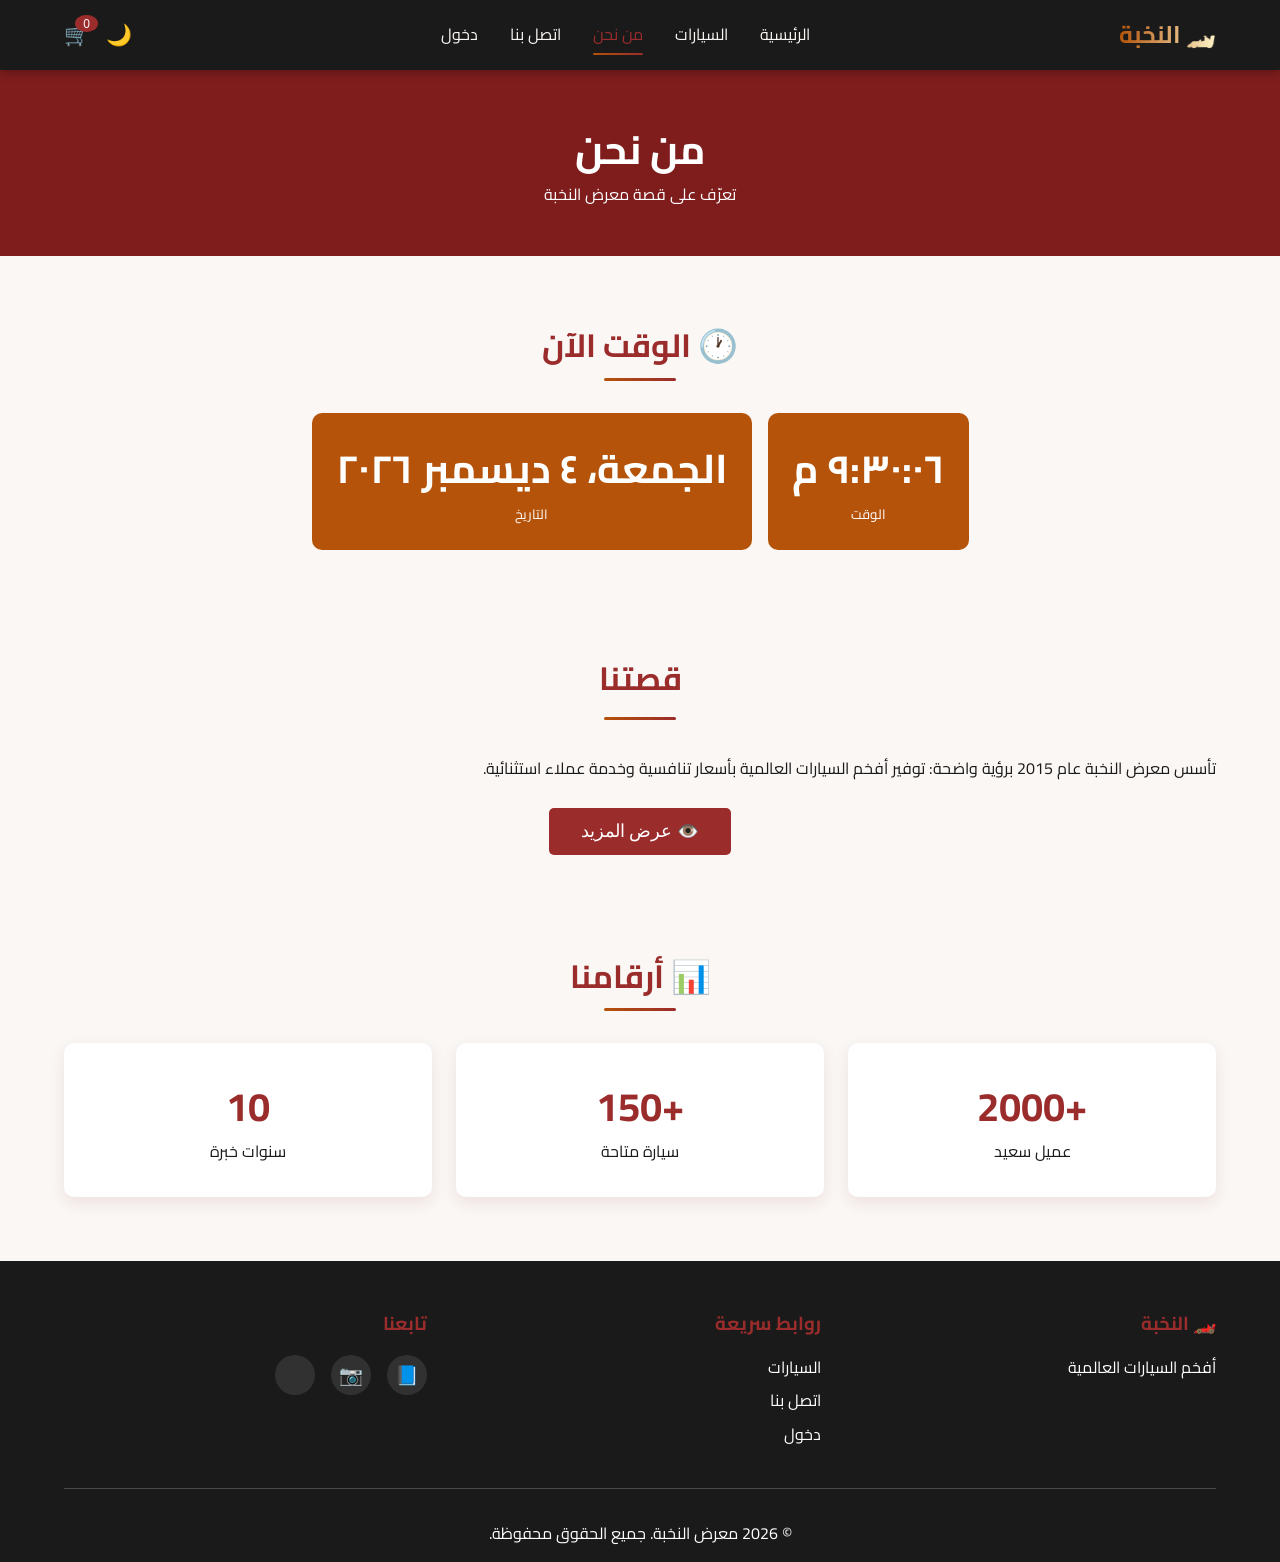
<file: about.html>
<!doctype html>
<html lang="ar" dir="rtl">
  <head>
    <!-- ترميز الأحرف العربية -->
    <meta charset="UTF-8" />
    <!-- التجاوب مع الشاشات -->
    <meta name="viewport" content="width=device-width, initial-scale=1.0" />
    <!-- عنوان الصفحة -->
    <title>معرض النخبة - من نحن</title>
    <!-- ملف التنسيق -->
    <link rel="stylesheet" href="css/style.css" />
    <!-- اتصال مسبق لتسريع تحميل الخطوط والصور -->
    <link rel="preconnect" href="https://fonts.googleapis.com" />
    <link rel="preconnect" href="https://fonts.gstatic.com" crossorigin />
    <link rel="preconnect" href="https://thumb.wikimedia.org" />
    <link rel="preconnect" href="https://images.pexels.com" />
    <!-- خط Cairo من Google Fonts -->
    <link href="https://fonts.googleapis.com/css2?family=Cairo:wght@400;600;700;900&display=swap" rel="stylesheet" />
    <!-- تطبيق الوضع الليلي فوراً لمنع وميض الصفحة -->
    <script>
      // قراءة تفضيل الوضع الليلي: إن كان مفعّلاً نجهّز الصفحة للثيم الداكن
      if (localStorage.getItem("darkMode") === "true") {
        // إضافة صنف التجهيز الداكن على الجذر لمنع الوميض الأبيض
        document.documentElement.classList.add("dark-mode-pending");
      }
      // إضافة صنف js: إخبار CSS أن الجافاسكربت يعمل لتفعيل حركات الظهور عند التمرير
      document.documentElement.classList.add("js");
    </script>
    <!-- تنسيق مؤقت للوضع الليلي قبل تحميل ملف CSS (يمنع الوميض الأبيض) -->
    <style>
      /* تطبيق الخلفية والنص الداكنين مباشرة على body */
      /* تنسيق مؤقت: خلفية داكنة للجسم قبل اكتمال تحميل ملف CSS */
      .dark-mode-pending body {
        background-color: #1c1917;
        color: #f5f5f4;
      }
    </style>
    <!-- مطابقة ألوان المتصفح مع الثيم -->
    <meta name="color-scheme" content="light dark" />
  </head>
  <body>
    <!-- ========== شريط التنقل ========== -->
    <nav class="navbar">
      <!-- حاوية شريط التنقل (لتوسيط المحتوى) -->
      <div class="container">
        <!-- الشعار -->
        <div class="logo">
          <h2>🏎️ النخبة</h2>
        </div>
        <!-- الروابط -->
        <ul class="nav-links" id="navLinks">
          <li><a href="index.html">الرئيسية</a></li>
          <li><a href="cars.html">السيارات</a></li>
          <li><a href="about.html" class="active">من نحن</a></li>
          <li><a href="contact.html">اتصل بنا</a></li>
          <li><a href="login.php">دخول</a></li>
        </ul>
        <!-- الأزرار -->
        <div class="nav-actions">
          <!-- زر تبديل الوضع الليلي/النهاري -->
          <button id="darkModeBtn" class="btn-icon">🌙</button>
          <!-- زر السلة: الشارة تُظهر عدد السيارات المحجوزة -->
          <button id="cartBtn" class="btn-icon">
            🛒 <span id="cartCount">0</span>
          </button>
        </div>
      </div>
    </nav>

    <!-- ========== ترويسة الصفحة ========== -->
    <section class="page-header">
      <!-- حاوية ترويسة الصفحة -->
      <div class="container">
        <!-- عنوان الصفحة -->
        <h1>من نحن</h1>
        <!-- وصف مختصر أسفل العنوان -->
        <p>تعرّف على قصة معرض النخبة</p>
      </div>
    </section>

    <!-- ========== قسم الساعة ========== -->
    <section class="clock-section">
      <!-- حاوية قسم الساعة -->
      <div class="container">
        <!-- عنوان القسم -->
        <h2 class="section-title">🕐 الوقت الآن</h2>
        <div class="countdown">
          <div class="time-box">
            <!-- مربع الوقت الحالي: يُحدّث كل ثانية بـ JavaScript -->
            <span id="liveTime">00:00:00</span>
            <small>الوقت</small>
          </div>
          <div class="time-box">
            <!-- مربع التاريخ: يُحدّث بـ JavaScript -->
            <span id="liveDate">--</span>
            <small>التاريخ</small>
          </div>
        </div>
      </div>
    </section>

    <!-- ========== قسم القصة ========== -->
    <section class="about-section">
      <!-- حاوية قسم القصة -->
      <div class="container">
        <h2 class="section-title">قصتنا</h2>
        <!-- الفقرة الظاهرة دائماً في قسم القصة -->
        <p>
          تأسس معرض النخبة عام 2015 برؤية واضحة: توفير أفخم السيارات العالمية
          بأسعار تنافسية وخدمة عملاء استثنائية.
        </p>
        <!-- المحتوى الإضافي: مخفي افتراضياً ويظهر عند الضغط على الزر -->
        <div id="moreContent" class="more-content">
          <p>
            نعمل مع أكبر الشركات المصنعة عالمياً مثل لكزس، مرسيدس، BMW، وأودي
            لنقدم لكم أحدث الموديلات بضمان شامل.
          </p>
          <p>
            فريقنا من الخبراء مستعد لمساعدتك في اختيار السيارة المثالية التي
            تناسب احتياجاتك وميزانيتك.
          </p>
        </div>
        <!-- زر إظهار/إخفاء المحتوى الإضافي (يتحكم به JavaScript) -->
        <button id="showMoreBtn" class="btn-primary">👁️ عرض المزيد</button>
      </div>
    </section>

    <!-- ========== قسم الإحصائيات ========== -->
    <section class="stats-section">
      <!-- حاوية قسم الإحصائيات -->
      <div class="container">
        <h2 class="section-title">📊 أرقامنا</h2>
        <!-- شبكة بطاقات الإحصائيات: ثلاثة أعمدة -->
        <div class="stats-grid">
          <!-- بطاقة 1: عدد العملاء -->
          <div class="stat-card">
            <h3>+2000</h3>
            <p>عميل سعيد</p>
          </div>
          <!-- بطاقة 2: عدد السيارات المتاحة -->
          <div class="stat-card">
            <h3>+150</h3>
            <p>سيارة متاحة</p>
          </div>
          <!-- بطاقة 3: سنوات الخبرة -->
          <div class="stat-card">
            <h3>10</h3>
            <p>سنوات خبرة</p>
          </div>
        </div>
      </div>
    </section>

    <!-- ========== التذييل ========== -->
    <footer class="footer">
      <!-- حاوية التذييل -->
      <div class="container">
        <!-- حاوية أعمدة التذييل الثلاثة -->
        <div class="footer-content">
          <!-- العمود الأول: تعريف مختصر بالمعرض -->
          <div class="footer-col">
            <h3>🏎️ النخبة</h3>
            <p>أفخم السيارات العالمية</p>
          </div>
          <!-- العمود الثاني: روابط سريعة للصفحات -->
          <div class="footer-col">
            <h3>روابط سريعة</h3>
            <ul>
              <li><a href="cars.html">السيارات</a></li>
              <li><a href="contact.html">اتصل بنا</a></li>
              <li><a href="login.php">دخول</a></li>
            </ul>
          </div>
          <!-- العمود الثالث: أيقونات التواصل الاجتماعي -->
          <div class="footer-col">
            <h3>تابعنا</h3>
            <!-- صف أيقونات التواصل الاجتماعي -->
            <div class="social">
              <a href="#" class="social-icon">📘</a>
              <a href="#" class="social-icon">📷</a>
              <a href="#" class="social-icon"></a>
            </div>
          </div>
        </div>
        <!-- سطر حقوق النشر -->
        <div class="copyright">
          <p>© 2026 معرض النخبة. جميع الحقوق محفوظة.</p>
        </div>
      </div>
    </footer>

    <!-- زر العودة للأعلى -->
    <button id="backToTop" class="back-to-top">↑</button>

    <!-- حاوية الإشعارات -->
    <div id="toastContainer" class="toast-container"></div>

    <!-- ربط JavaScript -->
    <script src="js/script.js" defer></script>
  </body>
</html>
</file>
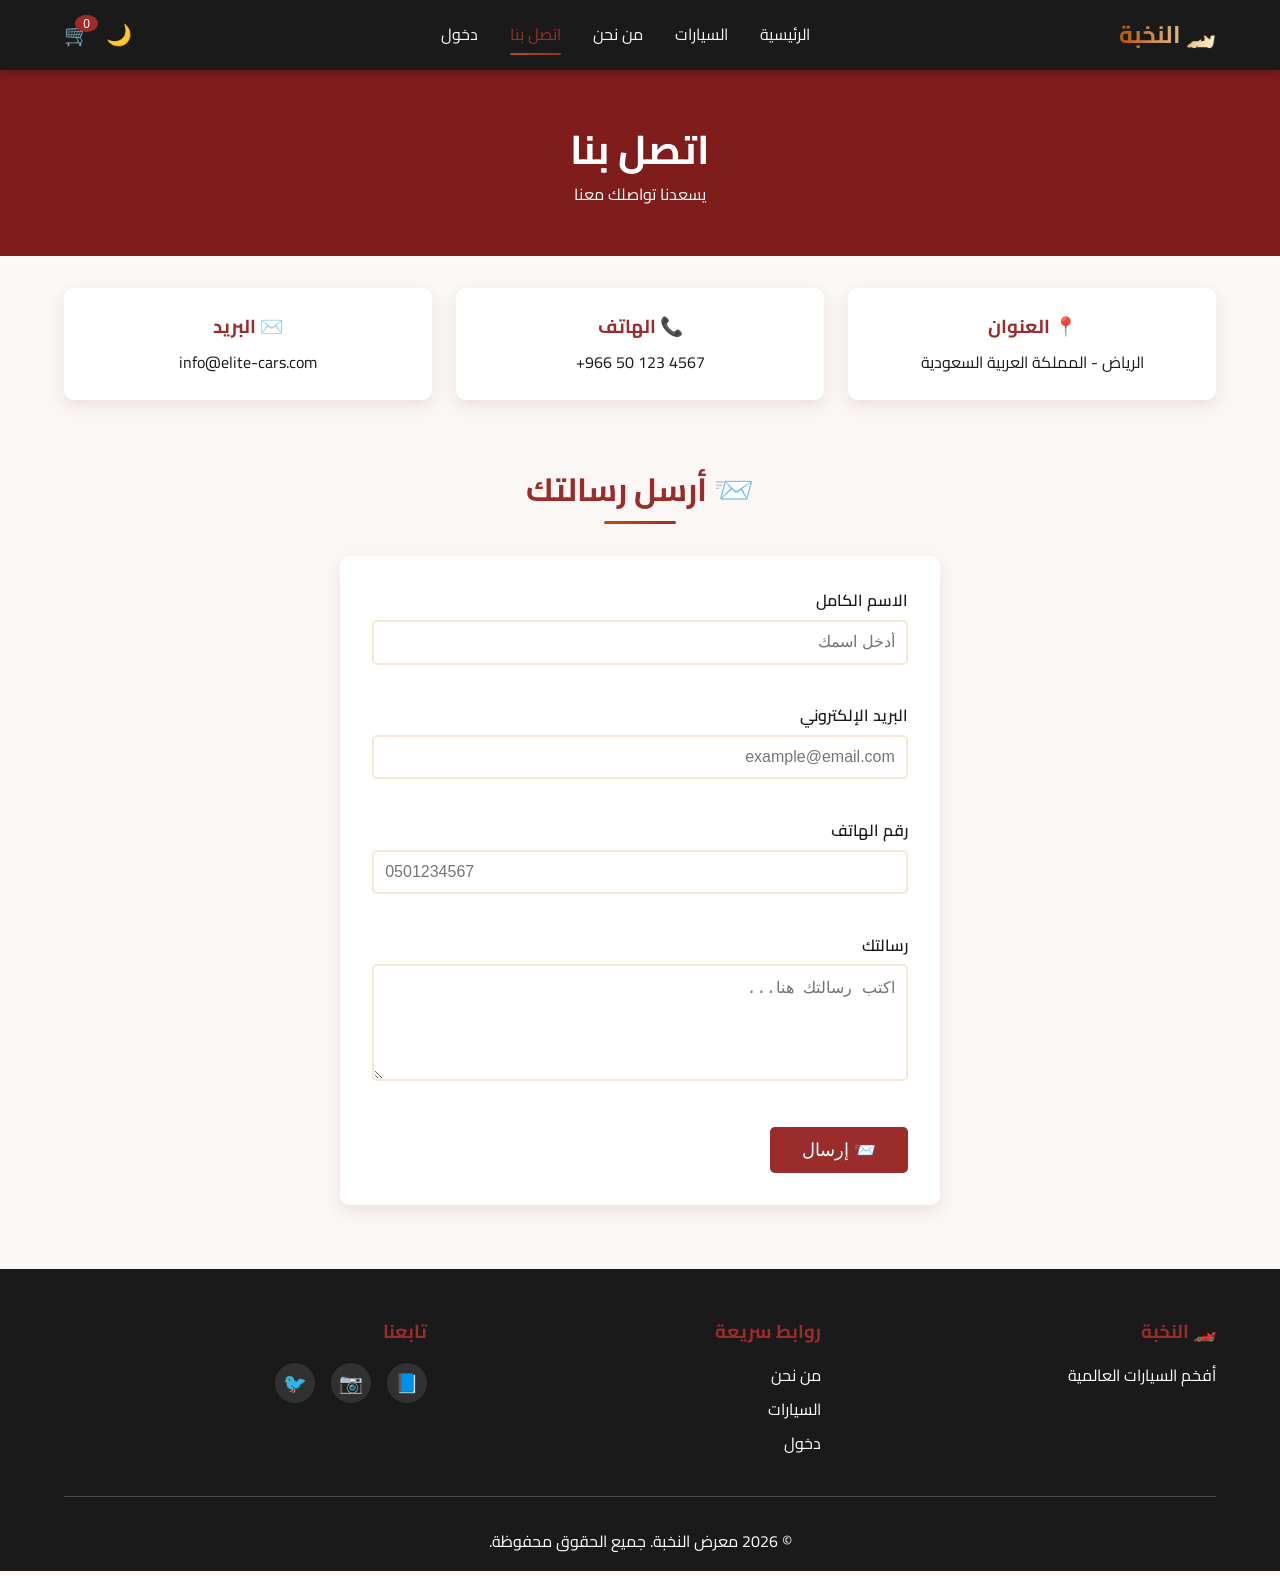
<file: contact.html>
<!doctype html>
<html lang="ar" dir="rtl">
  <head>
    <!-- ترميز الأحرف -->
    <meta charset="UTF-8" />
    <!-- التجاوب -->
    <meta name="viewport" content="width=device-width, initial-scale=1.0" />
    <!-- العنوان -->
    <title>معرض النخبة - اتصل بنا</title>
    <!-- التنسيق -->
    <link rel="stylesheet" href="css/style.css" />
    <!-- اتصال مسبق لتسريع تحميل الخطوط والصور -->
    <link rel="preconnect" href="https://fonts.googleapis.com" />
    <link rel="preconnect" href="https://fonts.gstatic.com" crossorigin />
    <link rel="preconnect" href="https://thumb.wikimedia.org" />
    <link rel="preconnect" href="https://images.pexels.com" />
    <!-- خط Cairo من Google Fonts -->
    <link href="https://fonts.googleapis.com/css2?family=Cairo:wght@400;600;700;900&display=swap" rel="stylesheet" />
    <!-- تطبيق الوضع الليلي فوراً لمنع وميض الصفحة -->
    <script>
      // قراءة تفضيل الوضع الليلي: إن كان مفعّلاً نجهّز الصفحة للثيم الداكن
      if (localStorage.getItem("darkMode") === "true") {
        // إضافة صنف التجهيز الداكن على الجذر لمنع الوميض الأبيض
        document.documentElement.classList.add("dark-mode-pending");
      }
      // إضافة صنف js: إخبار CSS أن الجافاسكربت يعمل لتفعيل حركات الظهور عند التمرير
      document.documentElement.classList.add("js");
    </script>
    <!-- تنسيق مؤقت للوضع الليلي قبل تحميل ملف CSS (يمنع الوميض الأبيض) -->
    <style>
      /* تطبيق الخلفية والنص الداكنين مباشرة على body */
      /* تنسيق مؤقت: خلفية داكنة للجسم قبل اكتمال تحميل ملف CSS */
      .dark-mode-pending body {
        background-color: #1c1917;
        color: #f5f5f4;
      }
    </style>
    <!-- مطابقة ألوان المتصفح مع الثيم -->
    <meta name="color-scheme" content="light dark" />
  </head>
  <body>
    <!-- ========== شريط التنقل ========== -->
    <nav class="navbar">
      <!-- حاوية شريط التنقل (لتوسيط المحتوى) -->
      <div class="container">
        <div class="logo">
          <h2>🏎️ النخبة</h2>
        </div>
        <ul class="nav-links" id="navLinks">
          <li><a href="index.html">الرئيسية</a></li>
          <li><a href="cars.html">السيارات</a></li>
          <li><a href="about.html">من نحن</a></li>
          <li><a href="contact.html" class="active">اتصل بنا</a></li>
          <li><a href="login.php">دخول</a></li>
        </ul>
        <div class="nav-actions">
          <!-- زر تبديل الوضع الليلي/النهاري -->
          <button id="darkModeBtn" class="btn-icon">🌙</button>
          <!-- زر السلة: الشارة تُظهر عدد السيارات المحجوزة -->
          <button id="cartBtn" class="btn-icon">
            🛒 <span id="cartCount">0</span>
          </button>
        </div>
      </div>
    </nav>

    <!-- ========== ترويسة الصفحة ========== -->
    <section class="page-header">
      <!-- حاوية ترويسة الصفحة -->
      <div class="container">
        <!-- عنوان الصفحة -->
        <h1>اتصل بنا</h1>
        <!-- وصف مختصر أسفل العنوان -->
        <p>يسعدنا تواصلك معنا</p>
      </div>
    </section>

    <!-- ========== معلومات التواصل ========== -->
    <section class="contact-info-section">
      <!-- حاوية قسم معلومات التواصل -->
      <div class="container">
        <!-- شبكة بطاقات معلومات التواصل: ثلاثة أعمدة -->
        <div class="contact-info-grid">
          <!-- بطاقة 1: العنوان -->
          <div class="contact-card">
            <h3>📍 العنوان</h3>
            <p>الرياض - المملكة العربية السعودية</p>
          </div>
          <!-- بطاقة 2: رقم الهاتف (dir=ltr للعرض الصحيح للأرقام) -->
          <div class="contact-card">
            <h3>📞 الهاتف</h3>
            <p dir="ltr">+966 50 123 4567</p>
          </div>
          <!-- بطاقة 3: البريد الإلكتروني -->
          <div class="contact-card">
            <h3>✉️ البريد</h3>
            <p>info@elite-cars.com</p>
          </div>
        </div>
      </div>
    </section>

    <!-- ========== نموذج التواصل ========== -->
    <section class="contact-section">
      <!-- حاوية نموذج التواصل -->
      <div class="container">
        <!-- عنوان قسم النموذج -->
        <h2 class="section-title">📨 أرسل رسالتك</h2>

        <!-- النموذج: novalidate للتحقق المخصص -->
        <form id="contactForm" class="contact-form" novalidate>
          <!-- حقل الاسم -->
          <div class="form-group">
            <label for="name">الاسم الكامل</label>
            <input type="text" id="name" placeholder="أدخل اسمك" />
            <small class="error-msg" id="nameError"></small>
          </div>

          <!-- حقل البريد -->
          <div class="form-group">
            <label for="email">البريد الإلكتروني</label>
            <input type="email" id="email" placeholder="example@email.com" />
            <small class="error-msg" id="emailError"></small>
          </div>

          <!-- حقل الهاتف -->
          <div class="form-group">
            <label for="phone">رقم الهاتف</label>
            <input type="tel" id="phone" placeholder="0501234567" />
            <small class="error-msg" id="phoneError"></small>
          </div>

          <!-- حقل الرسالة -->
          <div class="form-group">
            <label for="message">رسالتك</label>
            <textarea
              id="message"
              rows="5"
              placeholder="اكتب رسالتك هنا..."
            ></textarea>
            <small class="error-msg" id="messageError"></small>
          </div>

          <!-- زر الإرسال -->
          <button type="submit" class="btn-primary">📨 إرسال</button>
        </form>
      </div>
    </section>

    <!-- ========== التذييل ========== -->
    <footer class="footer">
        <!-- حاوية التذييل: تجمع الأعمدة وحقوق النشر -->
      <div class="container">
        <!-- حاوية أعمدة التذييل الثلاثة -->
        <div class="footer-content">
          <!-- العمود الأول: تعريف مختصر بالمعرض -->
          <div class="footer-col">
            <h3>🏎️ النخبة</h3>
            <p>أفخم السيارات العالمية</p>
          </div>
          <!-- العمود الثاني: روابط سريعة للصفحات -->
          <div class="footer-col">
            <h3>روابط سريعة</h3>
            <ul>
              <li><a href="about.html">من نحن</a></li>
              <li><a href="cars.html">السيارات</a></li>
              <li><a href="login.php">دخول</a></li>
            </ul>
          </div>
          <!-- العمود الثالث: وسائل التواصل الاجتماعي -->
          <div class="footer-col">
            <h3>تابعنا</h3>
            <!-- صف أيقونات التواصل الاجتماعي -->
            <div class="social">
              <!-- أيقونات التواصل الاجتماعي (روابط تجريبية #) -->
              <a href="#" class="social-icon">📘</a>
              <a href="#" class="social-icon">📷</a>
              <a href="#" class="social-icon">🐦</a>
            </div>
          </div>
        </div>
        <!-- سطر حقوق النشر -->
        <div class="copyright">
          <p>© 2026 معرض النخبة. جميع الحقوق محفوظة.</p>
        </div>
      </div>
    </footer>

    <!-- زر العودة لأعلى الصفحة: يظهر عند النزول في الصفحة -->
    <button id="backToTop" class="back-to-top">↑</button>

    <!-- حاوية الإشعارات: يعرض فيها JavaScript رسائل الإرسال والتنبيهات -->
    <div id="toastContainer" class="toast-container"></div>

    <!-- ربط JavaScript -->
    <script src="js/script.js" defer></script>
  </body>
</html>
</file>
<file: css/style.css>
/* =====================================================
   ملف التنسيق - معرض النخبة للسيارات
   الثيم: أحمر رياضي + أسود
   ===================================================== */

/* ========== المتغيرات (الألوان) ========== */
:root {
  /* ثيم Elegant Luxury (من Tailwind/TweakCN) */
  --primary: #9b2c2c; /* النبيذي الفاخر */
  --primary-hover: #7f1d1d; /* عند التحويم */
  --secondary: #7f1d1d; /* خلفيات الأقسام الداكنة */
  --accent: #b45309; /* الذهبي الكهرماني */
  --dark: #1a1a1a; /* شريط التنقل والتذييل */
  --light: #faf7f5; /* النص الفاتح */
  --gray: #57534e; /* الرمادي الدافئ */
  --success: #b45309; /* المجاميع والإشعارات الذهبية */
  --bg: #faf7f5; /* الخلفية الكريمية */
  --card-bg: #ffffff; /* خلفية البطاقات */
  --text: #1a1a1a; /* لون النص */
  --border-color: #f5e8d2; /* حد كريمي دافئ */
  --input-bg: #ffffff; /* خلفية حقول الإدخال */
  --heading-color: #7f1d1d; /* لون العناوين */
  --shadow-color: 127, 29, 29; /* ظل دافئ نبيذي */
}

/* ========== التنسيقات الأساسية ========== */
/* تصفير الهوامش الافتراضية */
* {
  margin: 0;
  padding: 0;
  box-sizing: border-box;
}

/* تنسيق جسم الصفحة */
body {
  font-family: "Cairo", "Segoe UI", Tahoma, sans-serif;
  background-color: var(--bg);
  color: var(--text);
  line-height: 1.6;
}

/* حاوية المحتوى */
.container {
  width: 90%;
  max-width: 1200px;
  margin: auto;
}

/* عنوان القسم */
.section-title {
  text-align: center;
  margin: 2rem 0;
  color: var(--primary);
  font-size: 2rem;
}

/* ========== شريط التنقل ========== */
/* شريط التنقل: يبقى ملتصقاً أعلى الصفحة بلون داكن وظل خفيف */
.navbar {
  background-color: var(--dark);
  position: sticky; /* sticky = يلتصق أعلى الشاشة عند التمرير */
  top: 0;
  z-index: 1000; /* فوق كل العناصر */
  box-shadow: 0 2px 10px rgba(0, 0, 0, 0.3); /* ظل لفصل الشريط */
}

/* حاوية الشريط: توزيع العناصر على الأطراف (توسيط رأسي) */
.navbar .container {
  display: flex;
  justify-content: space-between; /* الشعار يمين، الروابط وسط، الأزرار يسار */
  align-items: center;
  padding: 1rem 0;
}

/* الشعار: بلون النبيذي المميز للمعرض */
.logo h2 {
  color: var(--primary);
}

/* قائمة الروابط: تنسيق أفقي بإزالة النقاط */
.nav-links {
  display: flex;
  list-style: none; /* إزالة نقاط القائمة */
  gap: 2rem; /* مسافة بين كل رابط */
}

/* الروابط: نص فاتح بدون خط سفلي */
.nav-links a {
  color: var(--light);
  text-decoration: none;
  transition: color 0.3s; /* انتقال ناعم عند تغيير اللون */
}

/* حالة التحويم والرابط النشط: لون نبيذي */
.nav-links a:hover,
.nav-links a.active {
  color: var(--primary);
}

/* أزرار الشريط (الوضع الليلي + السلة) */
.nav-actions {
  display: flex;
  gap: 1rem;
}

/* زر أيقوني: بدون خلفية أو حدود */
.btn-icon {
  background: none;
  border: none;
  color: var(--light);
  font-size: 1.3rem;
  cursor: pointer;
  position: relative; /* مرجع لتحديد موضع شارة العدد */
}

/* شارة عدد السلة: دائرة نبيذية صغيرة أعلى الزر */
#cartCount {
  background-color: var(--primary);
  color: white;
  border-radius: 50%;
  padding: 0.1rem 0.5rem;
  font-size: 0.75rem;
  position: absolute;
  top: -8px;
  right: -8px;
}

/* ========== السلايدر ========== */
/* حاوية السلايدر: ارتفاع ثابت مع إخفاء الأجزاء الزائدة */
.slider {
  position: relative; /* مرجع لتموضع الشرائح والأزرار */
  height: 500px;
  overflow: hidden; /* إخفاء الشرائح غير الظاهرة */
}

/* الشريحة: متراكبة فوق بعضها مع شفافية صفرية */
.slide {
  position: absolute;
  inset: 0; /* تغطي الحاوية كاملة */
  opacity: 0; /* مخفية افتراضياً */
  transition: opacity 0.8s; /* تلاشٍ ناعم عند التبديل */
}

/* الشريحة النشطة: ظاهرة بالكامل */
.slide.active {
  opacity: 1;
}

/* صورة الشريحة: تملأ المساحة دون تشويه */
.slide img {
  width: 100%;
  height: 100%;
  object-fit: cover; /* قص الصورة لتملأ الإطار بحفاظ النسبة */
}

/* طبقة النص فوق الصورة: تعتيم + توسيط المحتوى */
.slide-content {
  position: absolute;
  inset: 0;
  background: rgba(0, 0, 0, 0.5); /* تعتيم لتحسين قراءة النص */
  display: flex;
  flex-direction: column;
  justify-content: center; /* توسيط رأسي */
  align-items: center; /* توسيط أفقي */
  text-align: center;
  color: white;
}

/* عنوان الشريحة: حجم كبير مع مسافة سفلية */
.slide-content h1 {
  font-size: 3rem;
  margin-bottom: 1rem;
}

/* وصف الشريحة: حجم متوسط */
.slide-content p {
  font-size: 1.5rem;
  margin-bottom: 2rem;
}

/* الزر الرئيسي: نبيذي بخلفية ممتلئة */
.btn-primary {
  background-color: var(--primary);
  color: white;
  padding: 0.8rem 2rem;
  border: none;
  border-radius: 5px;
  cursor: pointer;
  text-decoration: none; /* إزالة الخط السفلي للروابط */
  font-size: 1.1rem;
  transition: background 0.3s;
}

/* الزر الرئيسي عند التحويم: لون أغمق */
.btn-primary:hover {
  background-color: var(--primary-hover);
}

/* أزرار التنقل بين الشرائح: دائرة نصف شفافة سوداء */
.slider-btn {
  position: absolute;
  top: 50%; /* منتصف الارتفاع */
  transform: translateY(-50%); /* تصحيح التوسيط */
  background: rgba(0, 0, 0, 0.5);
  color: white;
  border: none;
  font-size: 2rem;
  padding: 1rem;
  cursor: pointer;
  z-index: 10; /* فوق الشرائح */
}

/* زر السابق: على اليمين (اتجاه RTL) */
.slider-btn.prev {
  right: 20px;
}

/* زر التالي: على اليسار (اتجاه RTL) */
.slider-btn.next {
  left: 20px;
}

/* ========== المؤقت التنازلي ========== */
/* قسم المؤقت: خلفية نبيذية داكنة */
.countdown-section {
  background-color: var(--secondary);
  padding: 3rem 0;
}

/* عنوان القسم داخل المؤقت: أبيض للتباين مع الخلفية الداكنة */
.countdown-section .section-title {
  color: white;
}

/* صف مربعات الوقت: توزيع أفقي متمركز */
.countdown {
  display: flex;
  justify-content: center;
  gap: 1rem; /* مسافة بين كل مربع */
}

/* مربع الوقت الواحد (يوم/ساعة/دقيقة/ثانية): ذهبي بزوايا دائرية */
.time-box {
  background-color: var(--accent);
  color: white;
  padding: 1.5rem;
  border-radius: 10px;
  text-align: center;
  min-width: 100px; /* عرض أدنى لمنع التمدد المتفاوت */
}

/* الرقم داخل المربع: حجم كبير وخط عريض */
.time-box span {
  display: block;
  font-size: 2.5rem;
  font-weight: bold;
}

/* ========== البحث ========== */
/* قسم البحث: هوامش رأسية */
.search-section {
  padding: 2rem 0;
}

/* صندوق البحث: حقل + زر في صف واحد متمركز */
.search-box {
  display: flex;
  gap: 0.5rem;
  max-width: 600px;
  margin: auto; /* توسيط الصندوق */
}

/* حقل البحث: يتمدد ليملأ المساحة مع حدود نبيذية */
.search-box input {
  flex: 1; /* يأخذ كل المساحة المتاحة */
  padding: 0.8rem;
  border: 2px solid var(--primary);
  background-color: var(--input-bg); /* يتبع الثيم (نهاري/ليلي) */
  color: var(--text);
  border-radius: 5px;
  font-size: 1rem;
}

/* ========== الفلترة والسيارات ========== */
/* قسم السيارات: هوامش رأسية */
.cars-section {
  padding: 2rem 0 4rem;
}

/* صف أزرار الفلترة: متمركز ويسمح بالالتفاف على الشاشات الصغيرة */
.filter-buttons {
  display: flex;
  justify-content: center;
  gap: 1rem;
  margin-bottom: 2rem;
  flex-wrap: wrap; /* الالتفاف لسطر جديد عند ضيق الشاشة */
}

/* زر الفلترة: حدود نبيذية بخلفية شفافة وشكل كبسولة */
.filter-btn {
  padding: 0.6rem 1.5rem;
  border: 2px solid var(--primary);
  background: transparent;
  color: var(--primary);
  border-radius: 50px; /* شكل كبسولة */
  cursor: pointer;
  transition: all 0.3s;
}

/* الزر النشط أو عند التحويم: خلفية نبيذية ممتلئة ونص أبيض */
.filter-btn.active,
.filter-btn:hover {
  background-color: var(--primary);
  color: white;
}

/* شبكة السيارات: أعمدة تلقائية لا يقل عرض العمود عن 280px */
.cars-grid {
  display: grid;
  grid-template-columns: repeat(auto-fill, minmax(280px, 1fr));
  gap: 2rem; /* مسافة بين البطاقات */
}

/* بطاقة السيارة: خلفية بيضاء وزوايا دائرية وظل ناعم */
.car-card {
  background-color: var(--card-bg); /* يتبع الثيم */
  border-radius: 10px;
  overflow: hidden; /* لقص الصورة داخل الزوايا الدائرية */
  box-shadow: 0 6px 16px rgba(var(--shadow-color), 0.1);
  transition: transform 0.3s;
}

/* البطاقة عند التحويم: ترتفع قليلاً */
.car-card:hover {
  transform: translateY(-5px);
}

/* صورة السيارة: عرض كامل بارتفاع ثابت دون تشويه */
.car-card img {
  width: 100%;
  height: 200px;
  object-fit: cover;
}

/* منطقة معلومات السيارة داخل البطاقة */
.car-info {
  padding: 1rem;
}

/* اسم السيارة: بلون العناوين (يتغير مع الثيم) */
.car-info h3 {
  color: var(--heading-color);
  margin-bottom: 0.5rem;
}

/* اسم الشركة المصنعة: رمادي صغير */
.car-brand {
  color: var(--gray);
  font-size: 0.9rem;
  margin-bottom: 0.5rem;
}

/* السعر: ذهبي بارز وخط عريض */
.price {
  color: var(--accent);
  font-size: 1.3rem;
  font-weight: bold;
  margin: 1rem 0;
}

/* ========== التذييل ========== */
/* التذييل: خلفية داكنة ونص أبيض */
.footer {
  background-color: var(--dark);
  color: white;
  padding: 3rem 0 1rem;
}

/* محتوى التذييل: ثلاثة أعمدة متساوية */
.footer-content {
  display: grid;
  grid-template-columns: repeat(3, 1fr);
  gap: 2rem;
}

/* عنوان العمود في التذييل: نبيذي */
.footer-col h3 {
  color: var(--primary);
  margin-bottom: 1rem;
}

/* قائمة روابط التذييل: إزالة النقاط */
.footer-col ul {
  list-style: none;
}

/* عنصر القائمة: مسافة سفلية بين الروابط */
.footer-col ul li {
  margin-bottom: 0.5rem;
}

/* رابط التذييل: أبيض بدون خط سفلي */
.footer-col ul li a {
  color: white;
  text-decoration: none;
  transition: color 0.3s;
}

/* رابط التذييل عند التحويم: نبيذي */
.footer-col ul li a:hover {
  color: var(--primary);
}

/* صف أيقونات التواصل الاجتماعي */
.social {
  display: flex;
  gap: 1rem;
}

/* أيقونة تواصل: دائرة شفافة متمركزة المحتوى */
.social-icon {
  background: rgba(255, 255, 255, 0.1);
  width: 40px;
  height: 40px;
  display: flex;
  justify-content: center; /* توسيط أفقي */
  align-items: center; /* توسيط رأسي */
  border-radius: 50%;
  text-decoration: none;
  font-size: 1.2rem;
  transition: background 0.3s;
}

/* الأيقونة عند التحويم: خلفية نبيذية */
.social-icon:hover {
  background: var(--primary);
}

/* سطر حقوق النشر: بحد علوي فاصل */
.copyright {
  border-top: 1px solid rgba(255, 255, 255, 0.2);
  text-align: center;
  padding-top: 2rem;
  margin-top: 2rem;
}

/* ========== زر العودة للأعلى ========== */
/* الزر العائم: دائرة نبيذية أسفل يسار الشاشة، مخفية افتراضياً */
.back-to-top {
  position: fixed; /* يبقى ثابتاً عند التمرير */
  bottom: 30px;
  left: 30px;
  width: 50px;
  height: 50px;
  border-radius: 50%;
  border: none;
  background-color: var(--primary);
  color: white;
  font-size: 1.5rem;
  cursor: pointer;
  opacity: 0; /* مخفي افتراضياً */
  visibility: hidden;
  transition: all 0.3s;
  z-index: 999;
}

/* حالة الظهور: يضيفها JavaScript عند النزول في الصفحة */
.back-to-top.show {
  opacity: 1;
  visibility: visible;
}

/* ========== النافذة المنبثقة ========== */
/* الطبقة المعتمة الخلفية: تغطي الشاشة كاملة ومخفية افتراضياً */
.modal {
  position: fixed;
  inset: 0; /* تغطي الشاشة كاملة */
  background: rgba(0, 0, 0, 0.7); /* تعتيم خلفي */
  display: none; /* مخفية افتراضياً */
  justify-content: center;
  align-items: center;
  z-index: 2000; /* فوق كل العناصر عدا الإشعارات */
}

/* حالة الإظهار: يضيفها JavaScript عند فتح البطاقة */
.modal.show {
  display: flex;
}

/* صندوق المحتوى: بطاقة بيضاء بزوايا دائرية (تتبع الثيم) */
.modal-content {
  background: var(--card-bg);
  color: var(--text);
  border-radius: 10px;
  padding: 2rem;
  width: 90%;
  max-width: 500px;
  text-align: center;
  position: relative; /* مرجع لزر الإغلاق */
}

/* زر إغلاق النافذة (×): معلّق أعلى يسار الصندوق */
.close-modal {
  position: absolute;
  top: 10px;
  left: 15px;
  font-size: 2rem;
  cursor: pointer;
  color: var(--gray);
}

/* زر الإغلاق عند التحويم: نبيذي */
.close-modal:hover {
  color: var(--primary);
}

/* صورة السيارة داخل النافذة: عرض كامل بارتفاع ثابت */
.modal-content img {
  width: 100%;
  height: 250px;
  object-fit: cover;
  border-radius: 10px;
  margin-bottom: 1rem;
}

/* ========== الإشعارات ========== */
/* حاوية الإشعارات: مثبتة أعلى وسط الشاشة */
.toast-container {
  position: fixed;
  top: 80px;
  left: 50%;
  transform: translateX(-50%); /* تصحيح التوسيط الأفقي */
  z-index: 3000; /* فوق كل العناصر */
}

/* الإشعار: كبسولة ذهبية تظهر بحركة انزلاق من الأعلى */
.toast {
  background-color: var(--success);
  color: white;
  padding: 1rem 2rem;
  border-radius: 50px;
  margin-bottom: 1rem;
  opacity: 0; /* مخفي افتراضياً */
  transform: translateY(-20px); /* مزاح للأعلى */
  transition: all 0.3s;
}

/* الإشعار الظاهر: يتحرك للأسفل ويصبح مرئياً */
.toast.show {
  opacity: 1;
  transform: translateY(0);
}

/* إشعار الخطأ: نبيذي بدل الذهبي */
.toast.error {
  background-color: var(--primary);
}

/* ========== الوضع الليلي (ثيم Elegant Luxury الداكن) ========== */
body.dark-mode {
  --bg: #1c1917;
  --card-bg: #292524;
  --text: #f5f5f4;
  --border-color: #44403c;
  --input-bg: #1f1c1a;
  --heading-color: #fef3c7;
  --gray: #d6d3d1;
  --primary: #b91c1c;
  --primary-hover: #dc2626;
  --accent: #fbbf24;
  --success: #fbbf24;
  --light: #f5f5f4;
  --dark: #0f0e0d;
  --shadow-color: 0, 0, 0;
}

/* انتقال سلس عند التبديل */
body,
.car-card,
.modal-content,
.form-group input,
.form-group textarea,
.search-box input,
.sort-select {
  transition:
    background-color 0.3s,
    color 0.3s,
    border-color 0.3s;
}

/* النافذة المنبثقة تتبع الثيم */
body.dark-mode .modal-content {
  background: var(--card-bg);
  color: var(--text);
}

/* حقول الإدخال تتبع الثيم */
body.dark-mode .form-group input,
body.dark-mode .form-group textarea,
body.dark-mode .search-box input {
  background-color: var(--input-bg);
  color: var(--text);
  border-color: var(--border-color);
}

body.dark-mode .form-group input::placeholder,
body.dark-mode .form-group textarea::placeholder,
body.dark-mode .search-box input::placeholder {
  color: #777;
}

body.dark-mode .cart-item {
  border-bottom: 1px solid var(--border-color);
}

/* وصف السيارة داخل البطاقة */
body.dark-mode .car-brand {
  color: var(--gray);
}

/* ========== التجاوب ========== */
/* الشاشات الصغيرة (الجوال) — أقل من 768px */
@media (max-width: 768px) {
  /* روابط التنقل: تصبح عمودية */
  .nav-links {
    flex-direction: column;
    gap: 0.5rem;
  }

  /* تصغير عنوان السلايدر */
  .slide-content h1 {
    font-size: 2rem;
  }

  /* التذييل: عمود واحد */
  .footer-content {
    grid-template-columns: 1fr;
  }
}
/* ========== صفحة من نحن ========== */
/* ترويسة الصفحة: خلفية نبيذية داكنة ونص متمركز */
.page-header {
  background-color: var(--secondary);
  color: white;
  padding: 3rem 0;
  text-align: center;
}

/* عنوان الترويسة الرئيسي: حجم كبير */
.page-header h1 {
  font-size: 2.5rem;
}

/* قسم الساعة: هوامش رأسية */
.clock-section {
  padding: 2rem 0;
}

/* قسم القصة: تباعد أسطر واسع لراحة القراءة */
.about-section {
  padding: 2rem 0;
  line-height: 2;
}

/* المحتوى الإضافي المخفي: يظهر عند الضغط على "عرض المزيد" */
.more-content {
  display: none; /* مخفي افتراضياً */
  margin-top: 1rem;
  border-right: 4px solid var(--primary); /* شريط نبيذي جانبي (RTL) */
  padding-right: 1rem;
}

/* حالة الإظهار: يضيفها JavaScript عند الضغط على الزر */
.more-content.show {
  display: block;
}

/* زر عرض المزيد: متمركز أسفل النص */
#showMoreBtn {
  display: block;
  margin: 1.5rem auto 0;
}

/* قسم الإحصائيات: هوامش رأسية */
.stats-section {
  padding: 2rem 0 4rem;
}

/* شبكة الإحصائيات: ثلاثة أعمدة متساوية */
.stats-grid {
  display: grid;
  grid-template-columns: repeat(3, 1fr);
  gap: 1.5rem;
}

/* بطاقة الإحصائية: بيضاء بزوايا دائرية وظل ناعم */
.stat-card {
  background-color: var(--card-bg);
  padding: 2rem;
  text-align: center;
  border-radius: 10px;
  box-shadow: 0 6px 16px rgba(var(--shadow-color), 0.1);
  transition: transform 0.3s;
}

/* الرقم الكبير داخل البطاقة: نبيذي بارز */
.stat-card h3 {
  font-size: 2.5rem;
  color: var(--primary);
}

/* ========== صفحة اتصل بنا ========== */
/* قسم بطاقات معلومات التواصل: هوامش علوية فقط */
.contact-info-section {
  padding: 2rem 0 0;
}

/* شبكة البطاقات: ثلاثة أعمدة متساوية */
.contact-info-grid {
  display: grid;
  grid-template-columns: repeat(3, 1fr);
  gap: 1.5rem;
}

/* بطاقة معلومة تواصل (عنوان/هاتف/بريد): بيضاء بظل ناعم */
.contact-card {
  background-color: var(--card-bg);
  padding: 1.5rem;
  text-align: center;
  border-radius: 10px;
  box-shadow: 0 6px 16px rgba(var(--shadow-color), 0.1);
}

/* عنوان البطاقة: نبيذي */
.contact-card h3 {
  color: var(--primary);
  margin-bottom: 0.5rem;
}

/* قسم نموذج التواصل: هوامش رأسية */
.contact-section {
  padding: 2rem 0 4rem;
}

/* صندوق النموذج: متمركز بعرض أقصى 600px */
.contact-form {
  background-color: var(--card-bg);
  max-width: 600px;
  margin: auto; /* توسيط النموذج */
  padding: 2rem;
  border-radius: 10px;
  box-shadow: 0 6px 16px rgba(var(--shadow-color), 0.1);
}

/* مجموعة الحقل الواحد (تسمية + إدخال + رسالة خطأ) */
.form-group {
  margin-bottom: 1.2rem;
}

/* تسمية الحقل: عرض كامل وخط عريض */
.form-group label {
  display: block;
  margin-bottom: 0.4rem;
  font-weight: 600;
}

/* حقول الإدخال والنصوص: تتبع الثيم مع حدود متغيرة */
.form-group input,
.form-group textarea {
  width: 100%;
  padding: 0.7rem;
  border: 2px solid var(--border-color);
  background-color: var(--input-bg); /* يتبع الوضع الليلي */
  color: var(--text);
  border-radius: 5px;
  font-size: 1rem;
  outline: none; /* إزالة الإطار الافتراضي */
  transition: border-color 0.3s;
}

/* الحقل عند التركيز: حدود نبيذية */
.form-group input:focus,
.form-group textarea:focus {
  border-color: var(--primary);
}

/* رسالة الخطأ أسفل الحقل: نبيذية صغيرة */
.error-msg {
  display: block;
  color: var(--primary);
  font-size: 0.85rem;
  min-height: 1.2rem; /* يحفظ المساحة لمنع اهتزاز التصميم */
}

/* ========== صفحة تسجيل الدخول ========== */
/* قسم الدخول: هوامش رأسية واسعة */
.login-section {
  padding: 3rem 0 5rem;
}

/* رسالة الترحيب أو الخطأ: ذهبية متمركزة وخط عريض */
.welcome-back {
  text-align: center;
  color: var(--success);
  font-weight: 700;
  margin-bottom: 1rem;
}

/* صندوق نموذج الدخول: متمركز بعرض أقصى 420px */
.login-form {
  max-width: 420px;
  margin: auto; /* توسيط النموذج */
  background-color: var(--card-bg);
  padding: 2rem;
  border-radius: 10px;
  box-shadow: 0 6px 16px rgba(var(--shadow-color), 0.1);
}

/* حاوية كلمة المرور: مرجع لتموضع زر العين داخلها */
.password-wrapper {
  position: relative;
}

/* زر إظهار/إخفاء كلمة المرور (العين): معلّق يسار الحقل */
.toggle-password {
  position: absolute;
  left: 10px;
  top: 50%; /* منتصف الحقل */
  transform: translateY(-50%);
  background: none;
  border: none;
  cursor: pointer;
  font-size: 1.1rem;
}

/* نص أسفل النموذج (رابط إنشاء حساب) */
.login-footer-text {
  text-align: center;
  margin-top: 1rem;
}

/* رابط إنشاء الحساب: نبيذي */
.login-footer-text a {
  color: var(--primary);
}

/* ========== صندوق الأخطاء ========== */
/* صندوق أخطاء التسجيل: خلفية حمراء شفافة وحدود نبيذية */
.errors-box {
  max-width: 420px;
  margin: 1rem auto;
  background-color: rgba(155, 44, 44, 0.08); /* شفافية خفيفة */
  border: 1px solid var(--primary);
  color: var(--primary);
  padding: 0.8rem 1rem;
  border-radius: 5px;
}

/* قائمة الأخطاء داخل الصندوق: بدون نقاط مع تباعد أسطر */
.errors-box ul {
  list-style: none;
  line-height: 1.9;
}

/* ========== شريط الفرز ========== */
/* شريط الفرز: تسمية + قائمة منسدلة في صف متمركز */
.sort-bar {
  display: flex;
  justify-content: center;
  align-items: center;
  gap: 0.5rem;
  margin-bottom: 2rem;
}

/* القائمة المنسدلة للفرز: تتبع الثيم */
.sort-select {
  padding: 0.5rem 1rem;
  border: 2px solid var(--primary);
  border-radius: 5px;
  background-color: var(--card-bg);
  color: var(--text);
  cursor: pointer;
}

/* ========== نافذة السلة ========== */
/* قائمة عناصر السلة: قابلة للتمرير عند كثرة العناصر */
.cart-items {
  max-height: 300px;
  overflow-y: auto; /* شريط تمرير رأسي عند الزيادة */
  margin-bottom: 1rem;
}

/* عنصر السلة الواحد: الاسم يسار والسعر يمين */
.cart-item {
  display: flex;
  justify-content: space-between;
  padding: 0.6rem 0;
  border-bottom: 1px solid var(--border-color); /* فاصل بين العناصر */
}

/* إجمالي السلة: بارز ومحاذى لليسار */
.cart-total {
  font-size: 1.2rem;
  font-weight: 700;
  text-align: left;
  margin-bottom: 1rem;
}

/* المبلغ الإجمالي: ذهبي */
.cart-total span {
  color: var(--success);
}

/* أزرار السلة (إتمام/تفريغ): صف متمركز */
.cart-actions {
  display: flex;
  justify-content: center;
  gap: 0.8rem;
}

/* ========== شريحة الترحيب ========== */
/* اسم المستخدم المسجل: كبسولة ذهبية شفافة */
.user-chip {
  background-color: rgba(180, 83, 9, 0.15); /* ذهبي شفاف */
  color: var(--success);
  padding: 0.25rem 0.8rem;
  border-radius: 50px;
  font-size: 0.85rem;
  font-weight: 700;
  white-space: nowrap; /* منع التفاف الاسم */
}

/* ========== التجاوب ========== */
/* الشاشات الصغيرة: تحويل الشبكات الثلاثية إلى عمود واحد */
@media (max-width: 768px) {
  .contact-info-grid,
  .stats-grid,
  .footer-content {
    grid-template-columns: 1fr;
  }
}

/* =====================================================
   الأنيميشن — Luxury Cinematic Motion
   ===================================================== */
/* منحنيات الحركة الفاخرة: تُستخدم في كل الأنيميشن */
:root {
  --ease-lux: cubic-bezier(0.22, 1, 0.36, 1); /* انسيابي بطيء النهاية = فخامة */
  --ease-spring: cubic-bezier(0.34, 1.56, 0.64, 1); /* ارتدادي = مرونة وحيوية */
}

/* التمرير الناعم عند النقر على روابط داخلية (#featured) */
html {
  scroll-behavior: smooth;
}

/* ---------- كوريوغرافيا الدخول: شريط التنقل ---------- */
/* الشعار وأزرار الشريط: يدخلان معاً من الأعلى */
.logo,
.nav-actions {
  animation: navIn 0.7s var(--ease-lux) both; /* both = يحفظ حالة البداية */
}

/* كل رابط تنقل: يدخل منفرداً من الأعلى */
.nav-links li {
  animation: navIn 0.6s var(--ease-lux) both;
}

/* تأخير متدرج: الروابط تدخل واحداً بعد الآخر */
.nav-links li:nth-child(1) { animation-delay: 0.1s; }
.nav-links li:nth-child(2) { animation-delay: 0.17s; }
.nav-links li:nth-child(3) { animation-delay: 0.24s; }
.nav-links li:nth-child(4) { animation-delay: 0.31s; }
.nav-links li:nth-child(5) { animation-delay: 0.38s; }

/* حركة الدخول: نزول من الأعلى مع ظهور تدريجي */
@keyframes navIn {
  from {
    opacity: 0;
    transform: translateY(-18px);
  }
  to {
    opacity: 1;
    transform: none;
  }
}

/* ---------- الشعار الذهبي المتلألئ ---------- */
/* الشعار: تدرج ذهبي مقصوص على شكل نص + لمعان متحرك دائم */
.logo h2 {
  background: linear-gradient(90deg, var(--accent) 0%, #fef3c7 50%, var(--accent) 100%);
  background-size: 200% auto; /* خلفية ممددة لتسمح بالحركة */
  -webkit-background-clip: text; /* قص الخلفية على شكل الأحرف */
  background-clip: text;
  -webkit-text-fill-color: transparent; /* إظهار الخلفية بدل لون النص */
  color: transparent;
  animation: shimmer 5s linear infinite;
}

/* اللمعان: الخلفية تنزلق أفقيًا باستمرار */
@keyframes shimmer {
  to {
    background-position: -200% center; /* ينزلق من اليمين لليسار */
  }
}

/* ---------- روابط التنقل: خط ذهبي متحرك ---------- */
/* الرابط: مرجع للخط الزخرفي أسفله */
.nav-links a {
  position: relative;
}

/* الخط الزخرفي: شريط متدرج مخفي (عرض صفر) أسفل الرابط */
.nav-links a::after {
  content: "";
  position: absolute;
  bottom: -6px; /* أسفل النص */
  right: 0;
  width: 100%;
  height: 2px;
  border-radius: 2px;
  background: linear-gradient(90deg, var(--accent), var(--primary));
  transform: scaleX(0); /* مخفي */
  transform-origin: right; /* ينمو من اليمين (اتجاه RTL) */
  transition: transform 0.4s var(--ease-lux);
}

/* عند التحويم أو الرابط النشط: الخط يتمدد ليملأ العرض */
.nav-links a:hover::after,
.nav-links a.active::after {
  transform: scaleX(1);
}

/* ---------- شريط زجاجي عند التمرير + شريط التقدم ---------- */
/* انتقال ناعم لخلفية وظل شريط التنقل */
.navbar {
  transition:
    background-color 0.4s,
    box-shadow 0.4s,
    backdrop-filter 0.4s;
}

/* حالة التمرير: خلفية شفافة + ضبابية زجاجية (يضيفها JS) */
.navbar.scrolled {
  background-color: rgba(20, 17, 15, 0.82); /* داكن شبه شفاف */
  backdrop-filter: blur(14px); /* ضبابية زجاجية */
  -webkit-backdrop-filter: blur(14px); /* دعم متصفح Safari */
  box-shadow: 0 6px 24px rgba(0, 0, 0, 0.35);
}

/* شريط تقدم القراءة: خط ذهبي أعلى الصفحة يتوسع مع التمرير */
#scrollProgress {
  position: fixed;
  top: 0;
  right: 0; /* يبدأ من اليمين (اتجاه RTL) */
  height: 3px;
  width: 0%; /* يتغير بـ JavaScript */
  background: linear-gradient(90deg, var(--accent), var(--primary)); /* تدرج ذهبي→نبيذي */
  box-shadow: 0 0 10px rgba(180, 83, 9, 0.55); /* توهج ذهبي */
  z-index: 1001;
}

/* ---------- شاشة التحميل السينمائية ---------- */
/* شاشة التحميل: تغطي الشاشة كاملة بخلفية داكنة */
#preloader {
  position: fixed;
  inset: 0;
  z-index: 9999; /* فوق كل شيء */
  display: flex;
  flex-direction: column;
  justify-content: center;
  align-items: center;
  gap: 1.1rem; /* مسافة بين الشعار والاسم والشريط */
  background: var(--dark);
  transition:
    opacity 0.7s var(--ease-lux), /* تلاشٍ فاخر */
    visibility 0.7s;
}

/* عند اكتمال التحميل: تختفي الشاشة (يضيفها JS) */
#preloader.done {
  opacity: 0;
  visibility: hidden;
  pointer-events: none; /* لا تعترض النقر بعد الاختفاء */
}

/* شعار الشاشة: نبض مستمر (ارتفاع وانخفاض) */
.preloader-logo {
  font-size: 4rem;
  animation: preBounce 1.2s var(--ease-spring) infinite alternate;
}

/* نص الشعار: توهج متبادل */
.preloader-text {
  color: var(--light);
  font-size: 1.4rem;
  font-weight: 700;
  letter-spacing: 2px; /* تباعد أحرف أنيق */
  animation: preFade 1.6s ease-in-out infinite alternate;
}

/* خلفية شريط التقدم: خط رمادي شفاف */
.preloader-bar {
  width: 210px;
  height: 3px;
  border-radius: 3px;
  overflow: hidden; /* لقص الشريط المتحرك داخلها */
  background: rgba(255, 255, 255, 0.12);
}

/* الشريط المتحرك داخل الحاوية: يتحرك يميناً ويساراً باستمرار */
.preloader-bar span {
  display: block;
  width: 40%;
  height: 100%;
  border-radius: 3px;
  background: linear-gradient(90deg, var(--accent), var(--primary));
  animation: preBar 1.1s var(--ease-lux) infinite;
}

/* نبض الشعار: صعود وتكبير بسيط */
@keyframes preBounce {
  from { transform: translateY(0) scale(1); } /* البداية: طبيعي */
  to { transform: translateY(-12px) scale(1.07); } /* النهاية: أعلى وأكبر قليلاً */
}

/* توهج النص: من باهت إلى واضح */
@keyframes preFade {
  from { opacity: 0.4; }
  to { opacity: 1; }
}

/* حركة شريط التقدم: يمر من اليمين إلى اليسار بشكل متكرر */
@keyframes preBar {
  from { transform: translateX(260%); }
  to { transform: translateX(-360%); }
}

/* ---------- السلايدر السينمائي: Ken Burns + دخول متدرج ---------- */
/* تأثير Ken Burns: زوم بطيء سينمائي على صورة الشريحة النشطة */
.slide.active img {
  animation: kenburns 7s var(--ease-lux) forwards;
}

/* من الحجم الطبيعي إلى تكبير 12% */
@keyframes kenburns {
  from { transform: scale(1); }
  to { transform: scale(1.12); }
}

/* عناصر محتوى الشريحة: تبدأ مخفية وتدخل بالحركة */
.slide.active .slide-content > * {
  opacity: 0;
  animation: slideUpIn 0.9s var(--ease-lux) forwards;
}

/* تأخير متدرج: العنوان ثم الوصف ثم الزر */
.slide.active .slide-content > *:nth-child(1) { animation-delay: 0.2s; }
.slide.active .slide-content > *:nth-child(2) { animation-delay: 0.4s; }
.slide.active .slide-content > *:nth-child(3) { animation-delay: 0.6s; }

/* حركة الدخول: صعود من الأسفل مع تلاشٍ */
@keyframes slideUpIn {
  from {
    opacity: 0;
    transform: translateY(32px); /* أسفل نقطة الاستقرار */
  }
  to {
    opacity: 1;
    transform: none; /* الموضع الطبيعي */
  }
}

/* ---------- بطاقات السيارات: دخول متدرج + تحويم فاخر ---------- */
/* البطاقة: انتقالات ناعمة + تحسين أداء الحركة */
.car-card {
  position: relative; /* مرجع لتأثير اللمعان ::after */
  transition:
    transform 0.45s var(--ease-lux),
    box-shadow 0.45s var(--ease-lux),
    background-color 0.3s,
    border-color 0.3s;
  will-change: transform; /* يُخبر المتصفح لتجهيز الطبقة (أداء أفضل) */
}

/* صنف يُضاف بالتبادل لكل بطاقة لإظهار حركة الدخول */
.card-anim {
  animation: cardIn 0.7s var(--ease-lux) backwards; /* backwards = ينتظر التأخير مخفياً */
}

/* حركة دخول البطاقة: صعود + تكبير طفيف */
@keyframes cardIn {
  from {
    opacity: 0;
    transform: translateY(40px) scale(0.96);
  }
  to {
    opacity: 1;
    transform: none;
  }
}

/* البطاقة عند التحويم: ارتفاع مع ظل عميق */
.car-card:hover {
  transform: translateY(-10px);
  box-shadow: 0 18px 40px rgba(var(--shadow-color), 0.28);
}

/* صورة البطاقة: انتقال ناعم للزوم */
.car-card img {
  transition: transform 0.7s var(--ease-lux);
}

/* الصورة عند التحويم: تكبير طفيف مع ميلان بسيط */
.car-card:hover img {
  transform: scale(1.09) rotate(0.5deg);
}

/* لمعان يمر على البطاقة عند التحويم */
.car-card::after {
  content: ""; /* عنصر وهمي بدون محتوى */
  position: absolute;
  top: 0;
  right: -75%; /* يبدأ خارج البطاقة يميناً */
  width: 50%;
  height: 100%;
  background: linear-gradient(105deg, transparent, rgba(255, 255, 255, 0.25), transparent);
  transform: skewX(20deg); /* ميلان ليعطي شكل الشعاع */
  transition: right 0.9s var(--ease-lux);
  pointer-events: none; /* لا يعترض النقر */
}

/* عند التحويم: اللمعان يعبر البطاقة إلى أقصى اليسار */
.car-card:hover::after {
  right: 130%;
}

/* ---------- الأزرار: لمعان ذهبي + ارتفاع ---------- */
/* الزر الرئيسي: مرجع لللمعان + منع تجاوز المحتوى */
.btn-primary {
  position: relative;
  overflow: hidden; /* لقص اللمعان داخل الزر */
  transition:
    background-color 0.3s,
    transform 0.35s var(--ease-spring), /* ارتداد نابض */
    box-shadow 0.35s;
}

/* عند التحويم: يرتفع مع ظل نبيذي */
.btn-primary:hover {
  transform: translateY(-3px);
  box-shadow: 0 10px 24px rgba(155, 44, 44, 0.35);
}

/* عند الضغط: ينضغط قليلاً (إحساس فيزيائي) */
.btn-primary:active {
  transform: translateY(-1px) scale(0.96);
}

.btn-primary::before {
  content: "";
  position: absolute;
  top: 0;
  right: -60%;
  width: 40%;
  height: 100%;
  background: linear-gradient(105deg, transparent, rgba(255, 255, 255, 0.35), transparent);
  transform: skewX(20deg);
  transition: right 0.7s var(--ease-lux);
  pointer-events: none;
}

.btn-primary:hover::before {
  right: 130%;
}

/* ---------- الظهور عند التمرير (Scroll Reveal) ---------- */
/* الحالة الأولية قبل الظهور: مخفي ومزاح للأسفل
   (الصنف .js يمنع الاختفاء لو تعطّل JavaScript) */
.js .reveal-init {
  opacity: 0;
  transform: translateY(34px);
}

/* الحالة النهائية عند دخول العنصر نطاق الرؤية (يضيفها IntersectionObserver) */
.js .reveal-init.revealed {
  opacity: 1;
  transform: none;
  transition:
    opacity 0.8s var(--ease-lux),
    transform 0.8s var(--ease-lux);
  transition-delay: var(--reveal-delay, 0s); /* تأخير متدرج لكل عنصر */
}

/* خط ذهبي يظهر تحت عناوين الأقسام */
/* عنوان القسم: مرجع للخط الزخرفي أسفله */
.section-title {
  position: relative;
  padding-bottom: 0.6rem;
}

/* الخط الزخرفي: شريط متدرج ذهبي مخفي بالبداية (عرض صفر) */
.section-title::after {
  content: "";
  position: absolute;
  bottom: 0;
  right: 50%; /* منتصف العنوان */
  width: 72px;
  height: 3px;
  border-radius: 3px;
  background: linear-gradient(90deg, var(--accent), var(--primary));
  transform: translateX(50%) scaleX(0); /* مخفي (عرض صفر) */
  transform-origin: center;
  transition: transform 0.8s var(--ease-lux) 0.35s; /* يظهر بعد تأخير */
}

/* عند ظهور العنوان: الخط يتمدد أفقيًا */
.section-title.revealed::after {
  transform: translateX(50%) scaleX(1);
}

/* ---------- المؤقت: نبضة الأرقام + تحويم الصناديق ---------- */
/* مربع الوقت: انتقال ناعم للارتفاع والظل */
.time-box {
  transition:
    transform 0.35s var(--ease-lux),
    box-shadow 0.35s;
}

/* مربع الوقت عند التحويم: يرتفع مع ظل */
.time-box:hover {
  transform: translateY(-4px);
  box-shadow: 0 10px 24px rgba(0, 0, 0, 0.22);
}

/* الرقم عند تغيّر قيمته: نبضة (يضيفها JS كل ثانية) */
.time-box .tick {
  animation: tick 0.45s var(--ease-spring);
}

/* النبضة: تكبير ثم عودة للحجم الطبيعي */
@keyframes tick {
  0% { transform: scale(1); }
  45% { transform: scale(1.18); } /* ذروة التكبير */
  100% { transform: scale(1); }
}

/* ---------- السلة: نبضة الشارة + هزّة الزر ---------- */
/* شارة العدد عند إضافة سيارة: نبضة (يضيفها JS) */
#cartCount.pop {
  animation: pop 0.45s var(--ease-spring);
}

/* النبضة: تضخم حتى 1.6 ثم عودة */
@keyframes pop {
  0% { transform: scale(1); }
  50% { transform: scale(1.6); }
  100% { transform: scale(1); }
}

/* زر السلة عند الإضافة: اهتزاز يميناً ويساراً (يضيفه JS) */
#cartBtn.wiggle {
  animation: wiggle 0.5s var(--ease-spring);
}

/* الهزة: دوران متبادل بزاوية بسيطة */
@keyframes wiggle {
  0%, 100% { transform: rotate(0); }
  25% { transform: rotate(-12deg) scale(1.12); }
  75% { transform: rotate(12deg) scale(1.12); }
}

/* ---------- النافذة المنبثقة: دخول نابض + ضبابية ---------- */
/* الطبقة الخلفية للنافذة: ضبابية زجاجية */
.modal {
  backdrop-filter: blur(8px);
  -webkit-backdrop-filter: blur(8px); /* دعم Safari */
}

/* عند فتح النافذة: الخلفية تظهر بتلاشٍ */
.modal.show {
  animation: backdropIn 0.4s var(--ease-lux);
}

/* صندوق المحتوى: يدخل بحركة نابضة بعد الخلفية */
.modal.show .modal-content {
  animation: modalIn 0.55s var(--ease-spring) 0.1s backwards;
}

/* ظهور الخلفية: من شفاف إلى معتم */
@keyframes backdropIn {
  from { opacity: 0; }
  to { opacity: 1; }
}

/* دخول صندوق المحتوى: تكبير من 0.8 مع صعود */
@keyframes modalIn {
  from {
    opacity: 0;
    transform: scale(0.8) translateY(30px);
  }
  to {
    opacity: 1;
    transform: none;
  }
}

/* زر الإغلاق: انتقال للدوران واللون */
.close-modal {
  transition:
    transform 0.4s var(--ease-spring),
    color 0.3s;
}

/* زر الإغلاق عند التحويم: دوران 90° مع تكبير */
.close-modal:hover {
  transform: rotate(90deg) scale(1.15);
}

/* ---------- زر العودة للأعلى: نبض متوهج ---------- */
.back-to-top {
  transition:
    opacity 0.4s var(--ease-lux),
    visibility 0.4s,
    transform 0.35s var(--ease-spring),
    box-shadow 0.35s;
}

.back-to-top:hover {
  transform: scale(1.12);
  box-shadow: 0 8px 20px rgba(155, 44, 44, 0.4);
}

.back-to-top.show {
  animation: pulseGlow 2.8s ease-in-out infinite;
}

/* نبض التوهج: حلقة ذهبية تتوسع وتتلاشى باستمرار */
@keyframes pulseGlow {
  0%, 100% { box-shadow: 0 0 0 0 rgba(180, 83, 9, 0.45); } /* توهج ملتصق */
  50% { box-shadow: 0 0 0 12px rgba(180, 83, 9, 0); } /* توهج متوسع شفاف */
}

/* ---------- الفلاتر والنماذج ---------- */
/* زر الفلترة: انتقال ناعم لكل الخصائص */
.filter-btn {
  transition: all 0.35s var(--ease-lux);
}

/* زر الفلترة عند التحويم: يرتفع مع ظل نبيذي */
.filter-btn:hover {
  transform: translateY(-3px);
  box-shadow: 0 6px 16px rgba(155, 44, 44, 0.25);
}

/* حقول البحث والنماذج: انتقال ناعم للحدود والظل والألوان */
.search-box input,
.form-group input,
.form-group textarea {
  transition:
    border-color 0.3s,
    box-shadow 0.4s,
    background-color 0.3s,
    color 0.3s;
}

/* الحقل عند التركيز: هالة نبيذية خفيفة حوله */
.search-box input:focus,
.form-group input:focus,
.form-group textarea:focus {
  box-shadow: 0 0 0 4px rgba(155, 44, 44, 0.12);
}

/* ---------- التذييل: روابط تنزلق + أيقونات ترتفع ---------- */
/* رابط التذييل: ينتقل مع إزاحة داخلية عند التحويم */
.footer-col ul li a {
  transition:
    color 0.3s,
    padding-right 0.35s var(--ease-lux);
}

/* عند التحويم: ينزلق لليمين مسافة 8px (اتجاه RTL) */
.footer-col ul li a:hover {
  padding-right: 8px;
}

/* أيقونة التواصل: انتقال للخلفية والحركة */
.social-icon {
  transition:
    background 0.35s,
    transform 0.35s var(--ease-spring);
}

/* عند التحويم: ترتفع مع دوران بسيط */
.social-icon:hover {
  transform: translateY(-4px) rotate(8deg);
}

/* ---------- الإشعارات: دخول نابض ---------- */
/* الإشعار: انتقال نابض لكل الخصائص */
.toast {
  transition: all 0.45s var(--ease-spring);
}

/* ---------- بطاقات الإحصائيات: تحويم فاخر (إصلاح اختفاء الرقم) ---------- */
/* البطاقة: انتقال ناعم للحركة والظل والألوان */
.stat-card {
  cursor: default; /* ليست قابلة للنقر */
  transition:
    transform 0.4s var(--ease-lux),
    box-shadow 0.4s var(--ease-lux),
    background-color 0.4s var(--ease-lux),
    color 0.4s var(--ease-lux);
}

/* عند التحويم: ترتفع وتصبح خلفيتها نبيذية (تتبع الثيم) */
.stat-card:hover {
  background-color: var(--primary);
  transform: translateY(-6px);
  box-shadow: 0 14px 30px rgba(var(--shadow-color), 0.3);
}

/* الرقم والوصف يصيران فاتحين فوق الخلفية البرغونية */
/* الرقم: أبيض ناصع ليبقى واضحاً (حل مشكلة الاختفاء!) */
.stat-card:hover h3 {
  color: #ffffff;
}

/* الوصف: أبيض شفاف قليلاً لتراتب بصري */
.stat-card:hover p {
  color: rgba(255, 255, 255, 0.85);
}

/* ---------- احترام تفضيل تقليل الحركة ---------- */
/* لمن يفضّل تقليل الحركة في نظامه: إيقاف كل الأنيميشن فوراً */
@media (prefers-reduced-motion: reduce) {
  /* تقصير مدد كل الحركات والانتقالات إلى حدها الأدنى */
  *,
  *::before,
  *::after {
    animation-duration: 0.01ms !important;
    animation-iteration-count: 1 !important; /* نبضة واحدة فقط */
    transition-duration: 0.01ms !important;
    scroll-behavior: auto !important; /* تمرير فوري بلا نعومة */
  }

  /* إظهار كل عناصر Scroll Reveal مباشرة بدون حركة */
  .js .reveal-init {
    opacity: 1;
    transform: none;
  }
}
</file>
